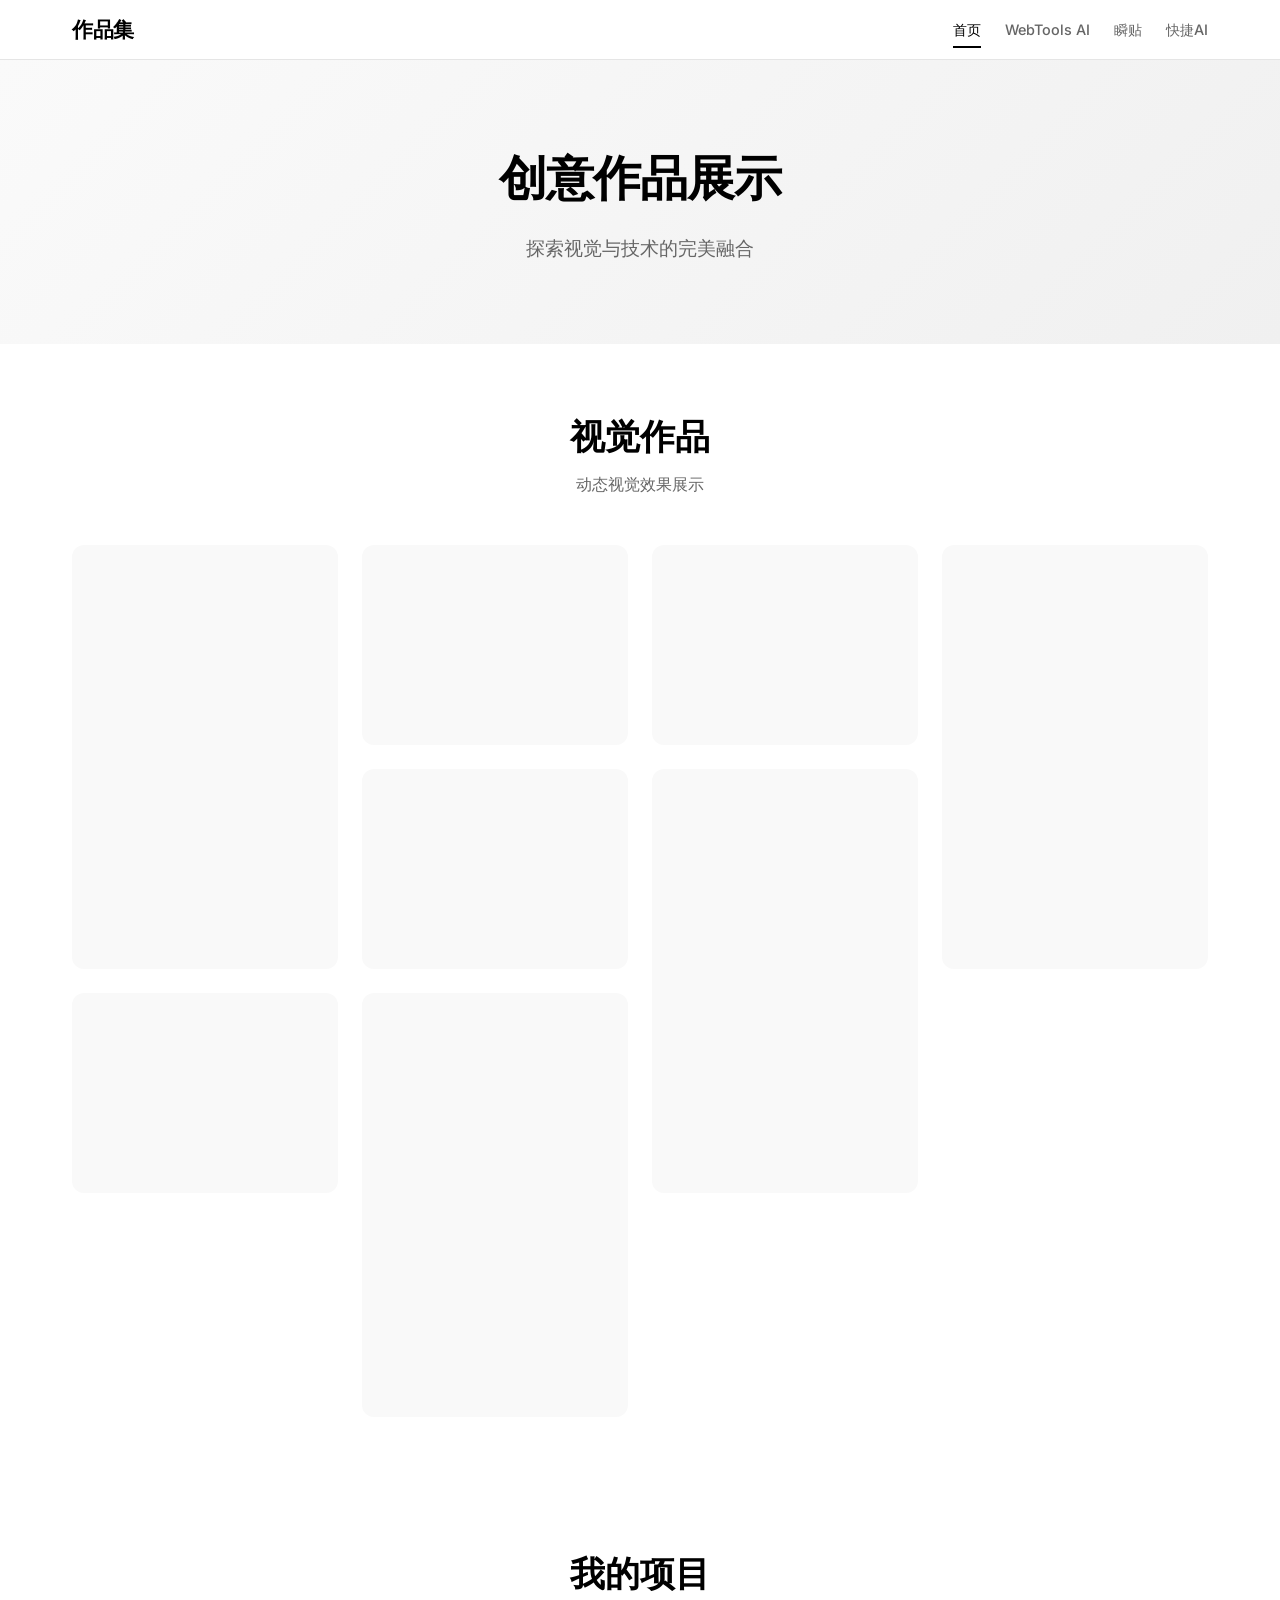
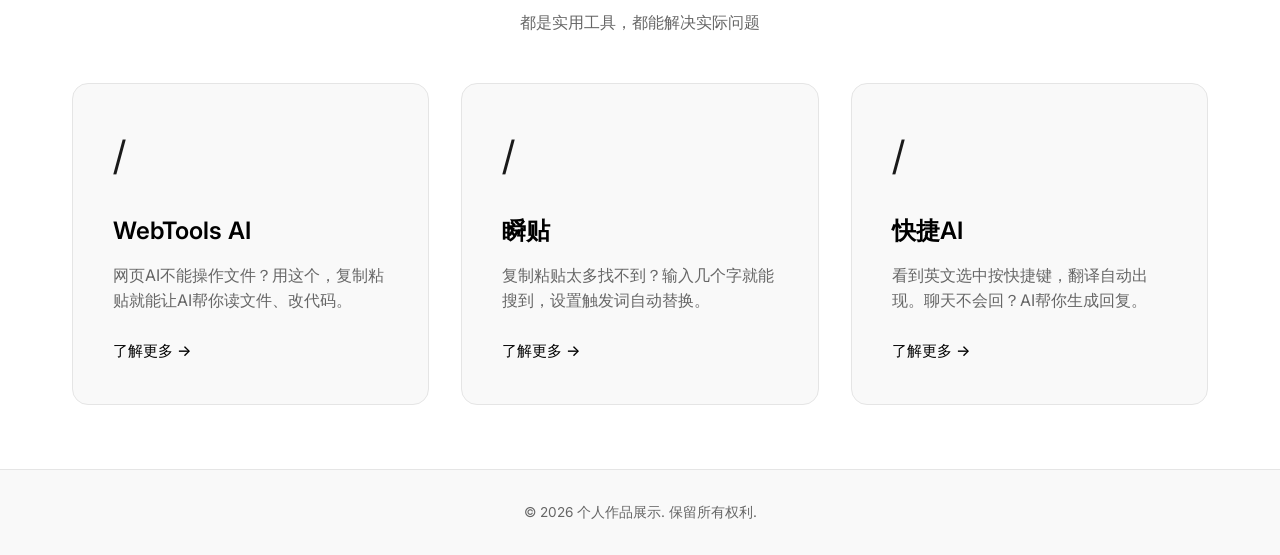
<file: index.html>
<!DOCTYPE html>
<html lang="zh-CN">
<head>
    <meta charset="UTF-8">
    <meta name="viewport" content="width=device-width, initial-scale=1.0">
    <title>个人作品展示</title>
    <link rel="stylesheet" href="styles.css">
    <link href="https://fonts.googleapis.com/css2?family=Inter:wght@300;400;500;600;700&display=swap" rel="stylesheet">
</head>
<body>
    <nav class="navbar">
        <div class="nav-container">
            <a href="index.html" class="nav-logo">作品集</a>
            <div class="nav-menu">
                <a href="index.html" class="nav-link active">首页</a>
                <a href="webtoolsai.html" class="nav-link">WebTools AI</a>
                <a href="shunqie.html" class="nav-link">瞬贴</a>
                <a href="kuaijie-ai.html" class="nav-link">快捷AI</a>
            </div>
            <div class="nav-toggle" id="mobile-menu">
                <span></span>
                <span></span>
                <span></span>
            </div>
        </div>
    </nav>

    <main class="main-content">
        <section class="hero-section">
            <div class="hero-content">
                <h1 class="hero-title">创意作品展示</h1>
                <p class="hero-subtitle">探索视觉与技术的完美融合</p>
            </div>
        </section>

        <section class="works-section">
            <div class="section-header">
                <h2>视觉作品</h2>
                <p>动态视觉效果展示</p>
            </div>
            
            <div class="works-grid">
                <div class="work-card">
                    <div class="video-container">
                        <video class="work-video" muted loop autoplay>
                            <source src="https://portfolio-1460494365.cos.ap-guangzhou.myqcloud.com/视觉作品/弹窗.mp4" type="video/mp4">
                        </video>
                    </div>
                    <div class="work-info">
                        <h3>弹窗效果</h3>
                        <p>动态弹窗交互设计</p>
                    </div>
                </div>

                <div class="work-card">
                    <div class="video-container">
                        <video class="work-video" muted loop autoplay>
                            <source src="https://portfolio-1460494365.cos.ap-guangzhou.myqcloud.com/视觉作品/粒子.mp4" type="video/mp4">
                        </video>
                    </div>
                    <div class="work-info">
                        <h3>粒子效果</h3>
                        <p>动态粒子动画系统</p>
                    </div>
                </div>

                <div class="work-card">
                    <div class="video-container">
                        <video class="work-video" muted loop autoplay>
                            <source src="https://portfolio-1460494365.cos.ap-guangzhou.myqcloud.com/视觉作品/粒子2.mp4" type="video/mp4">
                        </video>
                    </div>
                    <div class="work-info">
                        <h3>粒子效果 2</h3>
                        <p>高级粒子动画</p>
                    </div>
                </div>

                <div class="work-card">
                    <div class="video-container">
                        <video class="work-video" muted loop autoplay>
                            <source src="https://portfolio-1460494365.cos.ap-guangzhou.myqcloud.com/视觉作品/粒子3.mp4" type="video/mp4">
                        </video>
                    </div>
                    <div class="work-info">
                        <h3>粒子效果 3</h3>
                        <p>复杂粒子交互</p>
                    </div>
                </div>

                <div class="work-card">
                    <div class="video-container">
                        <video class="work-video" muted loop autoplay>
                            <source src="https://portfolio-1460494365.cos.ap-guangzhou.myqcloud.com/视觉作品/散布.mp4" type="video/mp4">
                        </video>
                    </div>
                    <div class="work-info">
                        <h3>散布效果</h3>
                        <p>元素散布动画</p>
                    </div>
                </div>

                <div class="work-card">
                    <div class="video-container">
                        <video class="work-video" muted loop autoplay>
                            <source src="https://portfolio-1460494365.cos.ap-guangzhou.myqcloud.com/视觉作品/闪电.mp4" type="video/mp4">
                        </video>
                    </div>
                    <div class="work-info">
                        <h3>闪电效果</h3>
                        <p>动态闪电特效</p>
                    </div>
                </div>

                <div class="work-card">
                    <div class="video-container">
                        <video class="work-video" muted loop autoplay>
                            <source src="https://portfolio-1460494365.cos.ap-guangzhou.myqcloud.com/视觉作品/消散.mp4" type="video/mp4">
                        </video>
                    </div>
                    <div class="work-info">
                        <h3>消散效果</h3>
                        <p>元素消散动画</p>
                    </div>
                </div>

                <div class="work-card">
                    <div class="video-container">
                        <video class="work-video" muted loop autoplay>
                            <source src="https://portfolio-1460494365.cos.ap-guangzhou.myqcloud.com/视觉作品/BedApple .mp4" type="video/mp4">
                        </video>
                    </div>
                    <div class="work-info">
                        <h3>BedApple</h3>
                        <p>创意视觉作品</p>
                    </div>
                </div>
            </div>
        </section>

        <section class="projects-section">
            <div class="section-header">
                <h2>我的项目</h2>
                <p>都是实用工具，都能解决实际问题</p>
            </div>
            
            <div class="projects-grid">
                <a href="webtoolsai.html" class="project-card">
                    <div class="project-icon">/</div>
                    <h3>WebTools AI</h3>
                    <p>网页AI不能操作文件？用这个，复制粘贴就能让AI帮你读文件、改代码。</p>
                    <span class="project-link">了解更多 →</span>
                </a>

                <a href="shunqie.html" class="project-card">
                    <div class="project-icon">/</div>
                    <h3>瞬贴</h3>
                    <p>复制粘贴太多找不到？输入几个字就能搜到，设置触发词自动替换。</p>
                    <span class="project-link">了解更多 →</span>
                </a>

                <a href="kuaijie-ai.html" class="project-card">
                    <div class="project-icon">/</div>
                    <h3>快捷AI</h3>
                    <p>看到英文选中按快捷键，翻译自动出现。聊天不会回？AI帮你生成回复。</p>
                    <span class="project-link">了解更多 →</span>
                </a>
            </div>
        </section>
    </main>

    <footer class="footer">
        <div class="footer-content">
            <p>&copy; 2026 个人作品展示. 保留所有权利.</p>
        </div>
    </footer>

    <script src="script.js"></script>
</body>
</html>
</file>
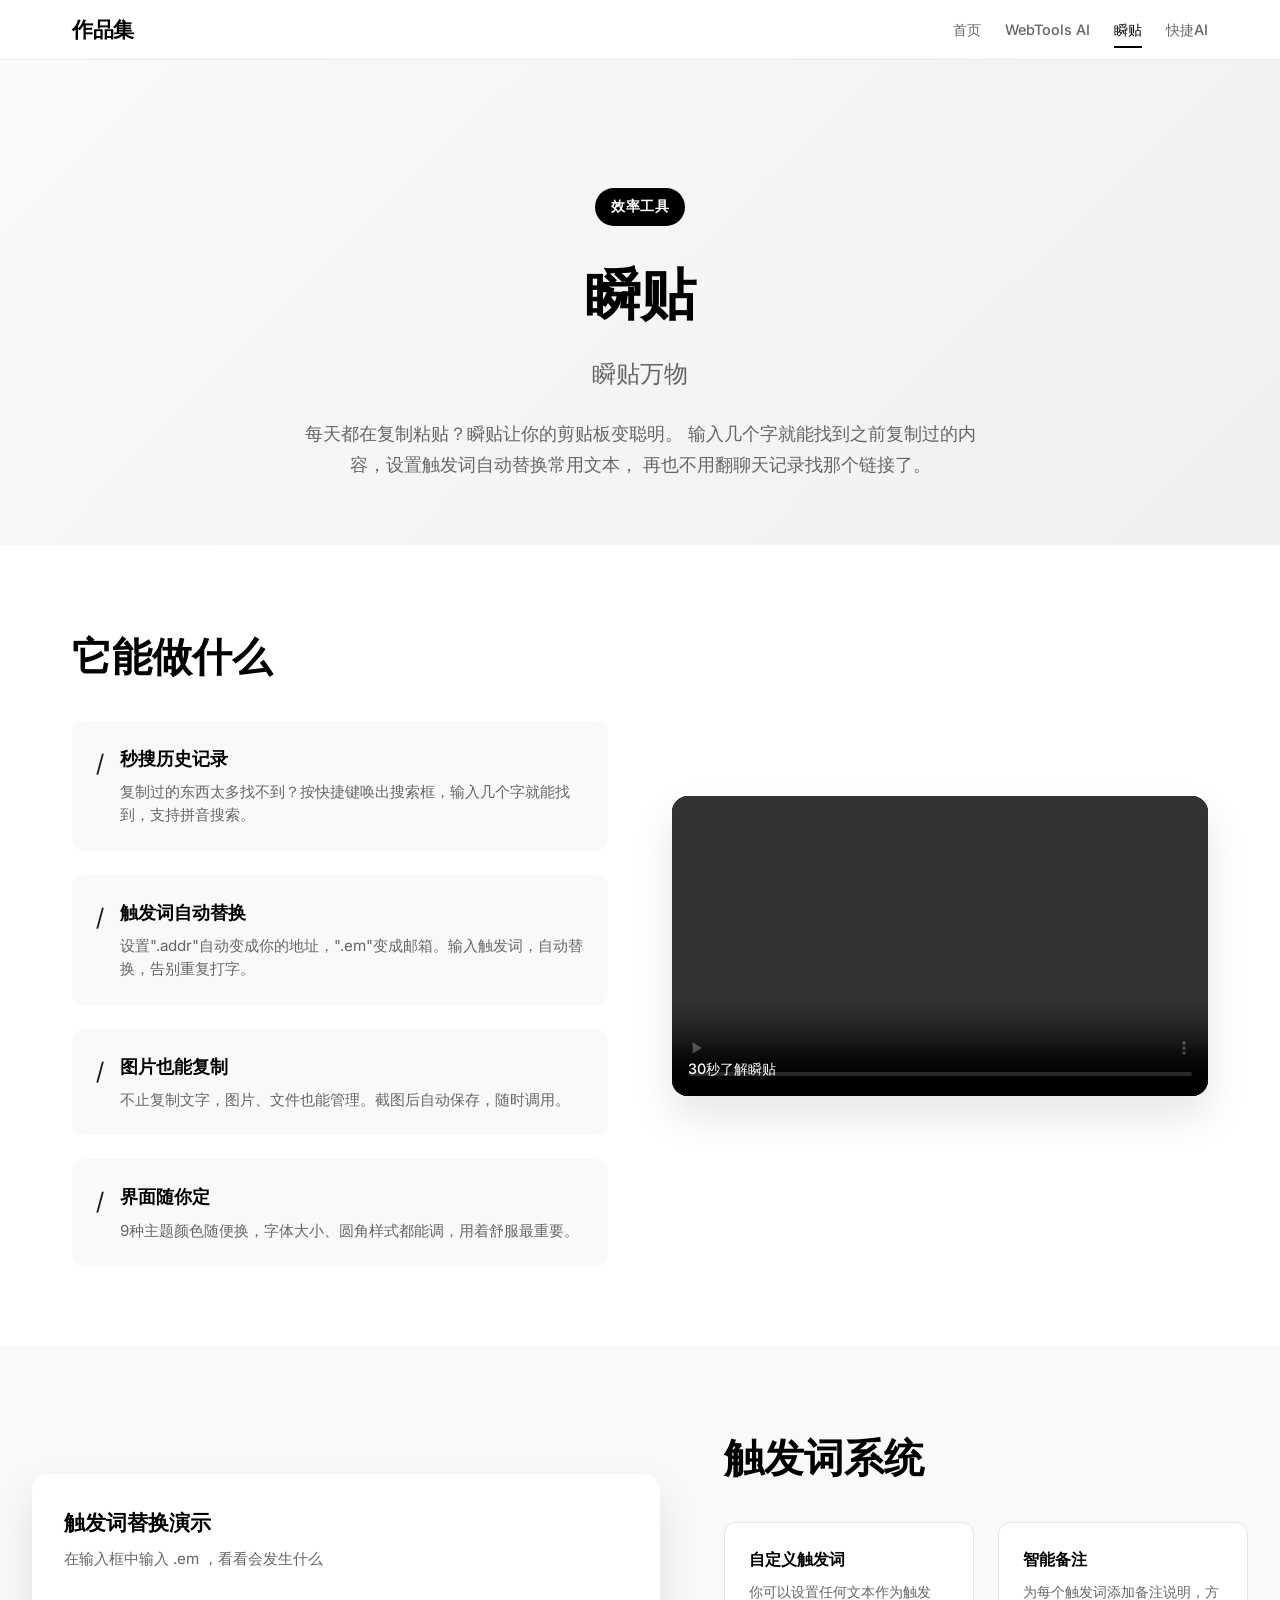
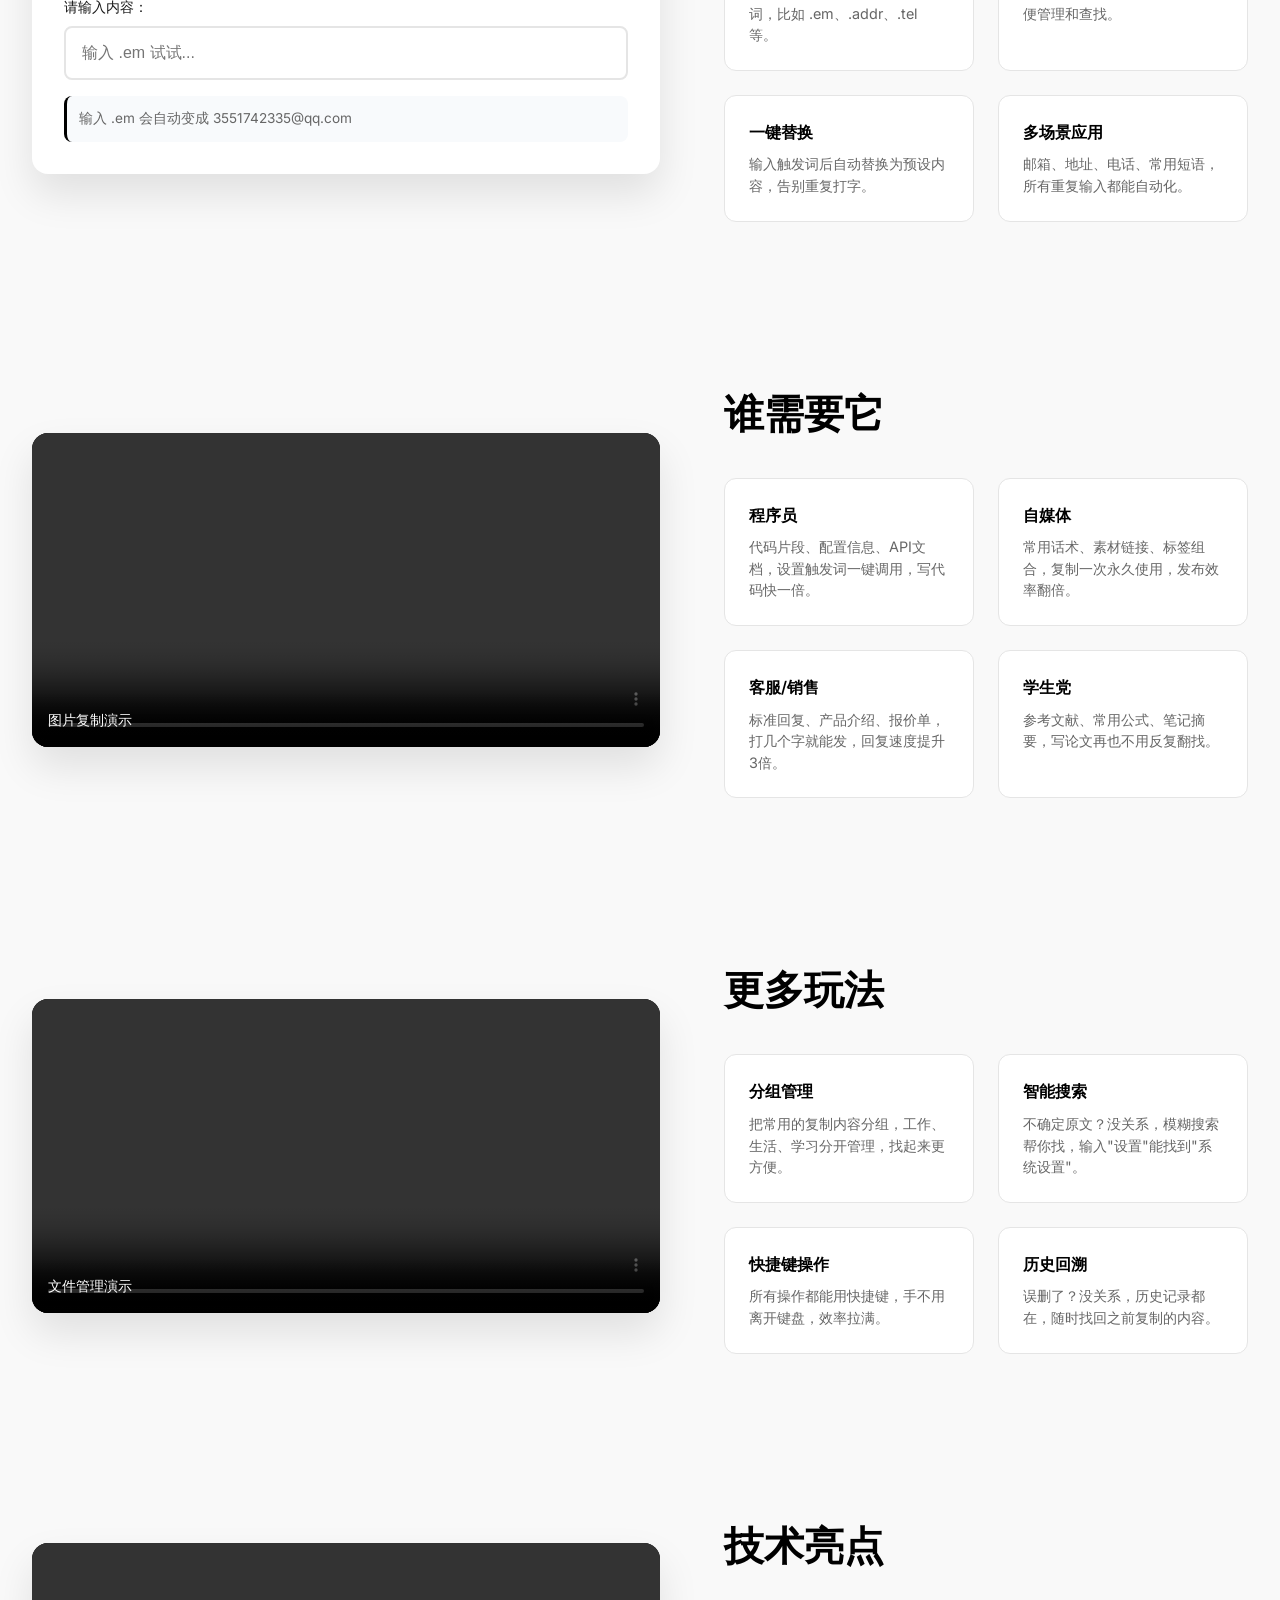
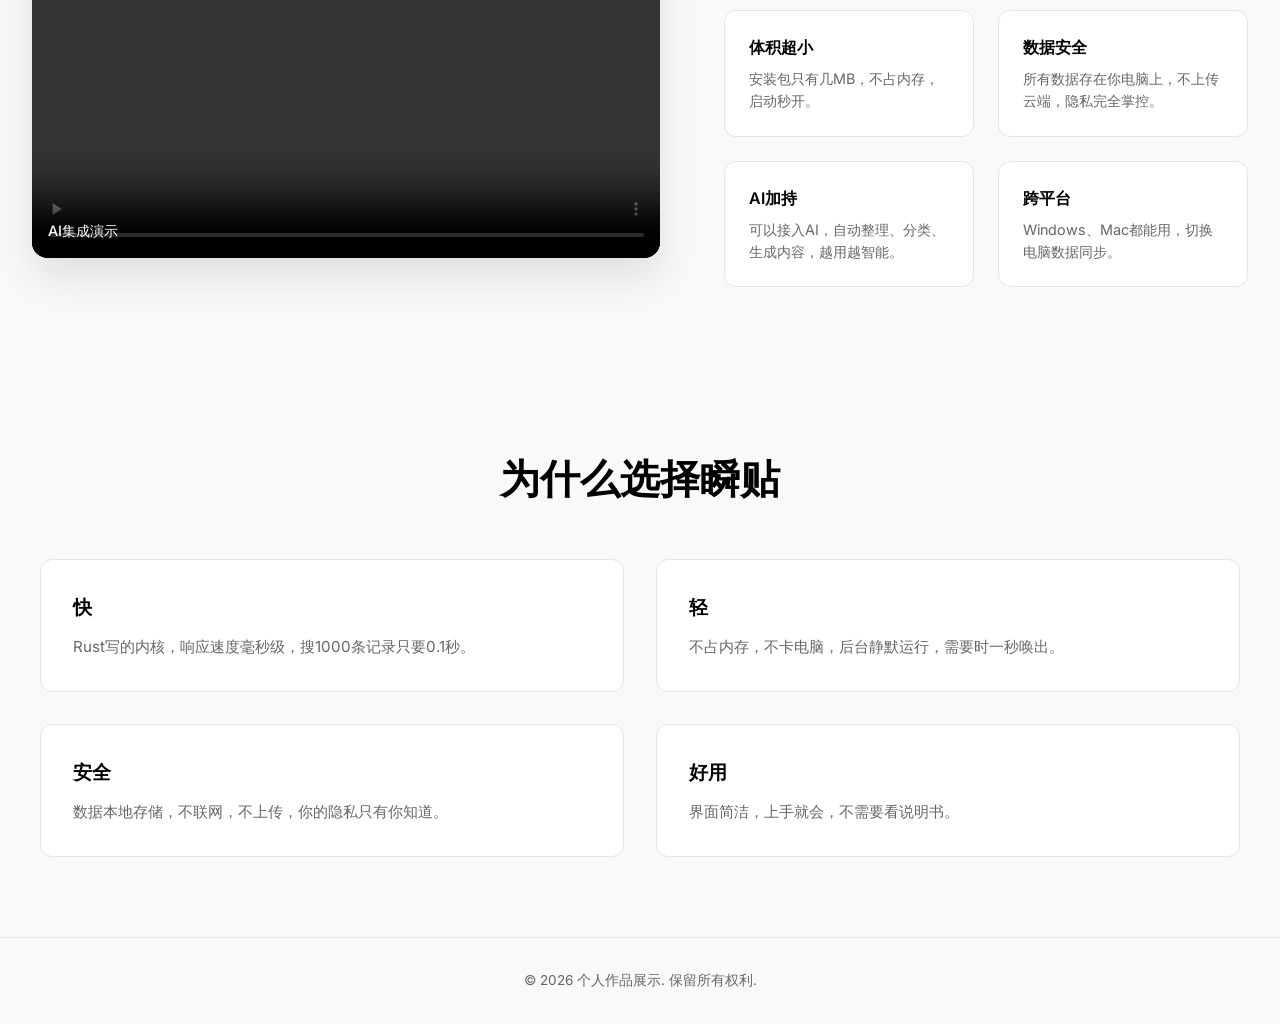
<file: shunqie.html>
<!DOCTYPE html>
<html lang="zh-CN">
<head>
    <meta charset="UTF-8">
    <meta name="viewport" content="width=device-width, initial-scale=1.0">
    <title>瞬贴 - 个人作品展示</title>
    <link rel="stylesheet" href="styles.css">
    <link href="https://fonts.googleapis.com/css2?family=Inter:wght@300;400;500;600;700&display=swap" rel="stylesheet">
</head>
<body>
    <nav class="navbar">
        <div class="nav-container">
            <a href="index.html" class="nav-logo">作品集</a>
            <div class="nav-menu">
                <a href="index.html" class="nav-link">首页</a>
                <a href="webtoolsai.html" class="nav-link">WebTools AI</a>
                <a href="shunqie.html" class="nav-link active">瞬贴</a>
                <a href="kuaijie-ai.html" class="nav-link">快捷AI</a>
            </div>
            <div class="nav-toggle" id="mobile-menu">
                <span></span>
                <span></span>
                <span></span>
            </div>
        </div>
    </nav>

    <main class="main-content">
        <section class="project-hero">
            <div class="project-hero-content">
                <div class="project-badge">效率工具</div>
                <h1 class="project-title">瞬贴</h1>
                <p class="project-subtitle">瞬贴万物</p>
                <p class="project-description">
                    每天都在复制粘贴？瞬贴让你的剪贴板变聪明。
                    输入几个字就能找到之前复制过的内容，设置触发词自动替换常用文本，
                    再也不用翻聊天记录找那个链接了。
                </p>
            </div>
        </section>

        <section class="features-section">
            <div class="features-container">
                <div class="feature-content">
                    <h2>它能做什么</h2>
                    <div class="feature-list">
                        <div class="feature-item">
                            <div class="feature-icon">/</div>
                            <div class="feature-text">
                                <h3>秒搜历史记录</h3>
                                <p>复制过的东西太多找不到？按快捷键唤出搜索框，输入几个字就能找到，支持拼音搜索。</p>
                            </div>
                        </div>
                        <div class="feature-item">
                            <div class="feature-icon">/</div>
                            <div class="feature-text">
                                <h3>触发词自动替换</h3>
                                <p>设置".addr"自动变成你的地址，".em"变成邮箱。输入触发词，自动替换，告别重复打字。</p>
                            </div>
                        </div>
                        <div class="feature-item">
                            <div class="feature-icon">/</div>
                            <div class="feature-text">
                                <h3>图片也能复制</h3>
                                <p>不止复制文字，图片、文件也能管理。截图后自动保存，随时调用。</p>
                            </div>
                        </div>
                        <div class="feature-item">
                            <div class="feature-icon">/</div>
                            <div class="feature-text">
                                <h3>界面随你定</h3>
                                <p>9种主题颜色随便换，字体大小、圆角样式都能调，用着舒服最重要。</p>
                            </div>
                        </div>
                    </div>
                </div>
                
                <div class="feature-video">
                    <div class="video-showcase">
                        <video class="showcase-video" controls>
                            <source src="https://portfolio-1460494365.cos.ap-guangzhou.myqcloud.com/瞬贴展示/开头.mp4" type="video/mp4">
                            您的浏览器不支持视频播放
                        </video>
                        <div class="video-caption">30秒了解瞬贴</div>
                    </div>
                </div>
            </div>
        </section>

        <section class="demo-section">
            <div class="demo-container">
                <div class="demo-video">
                    <div class="interactive-demo">
                        <div class="demo-header">
                            <h3>触发词替换演示</h3>
                            <p>在输入框中输入 .em ，看看会发生什么</p>
                        </div>
                        <div class="demo-input-area">
                            <label>请输入内容：</label>
                            <input type="text" id="trigger-demo" class="demo-input" placeholder="输入 .em 试试..." autocomplete="off">
                        </div>
                        <div class="demo-hint">
                            <p>输入 .em 会自动变成 3551742335@qq.com</p>
                        </div>
                    </div>
                </div>
                
                <div class="demo-content">
                    <h2>触发词系统</h2>
                    <div class="use-cases">
                        <div class="use-case">
                            <h4>自定义触发词</h4>
                            <p>你可以设置任何文本作为触发词，比如 .em、.addr、.tel 等。</p>
                        </div>
                        <div class="use-case">
                            <h4>智能备注</h4>
                            <p>为每个触发词添加备注说明，方便管理和查找。</p>
                        </div>
                        <div class="use-case">
                            <h4>一键替换</h4>
                            <p>输入触发词后自动替换为预设内容，告别重复打字。</p>
                        </div>
                        <div class="use-case">
                            <h4>多场景应用</h4>
                            <p>邮箱、地址、电话、常用短语，所有重复输入都能自动化。</p>
                        </div>
                    </div>
                </div>
            </div>
        </section>

        <section class="demo-section">
            <div class="demo-container">
                <div class="demo-video">
                    <div class="video-showcase">
                        <video class="showcase-video" controls>
                            <source src="https://portfolio-1460494365.cos.ap-guangzhou.myqcloud.com/瞬贴展示/贴图片.mp4" type="video/mp4">
                            您的浏览器不支持视频播放
                        </video>
                        <div class="video-caption">图片复制演示</div>
                    </div>
                </div>
                
                <div class="demo-content">
                    <h2>谁需要它</h2>
                    <div class="use-cases">
                        <div class="use-case">
                            <h4>程序员</h4>
                            <p>代码片段、配置信息、API文档，设置触发词一键调用，写代码快一倍。</p>
                        </div>
                        <div class="use-case">
                            <h4>自媒体</h4>
                            <p>常用话术、素材链接、标签组合，复制一次永久使用，发布效率翻倍。</p>
                        </div>
                        <div class="use-case">
                            <h4>客服/销售</h4>
                            <p>标准回复、产品介绍、报价单，打几个字就能发，回复速度提升3倍。</p>
                        </div>
                        <div class="use-case">
                            <h4>学生党</h4>
                            <p>参考文献、常用公式、笔记摘要，写论文再也不用反复翻找。</p>
                        </div>
                    </div>
                </div>
            </div>
        </section>

        <section class="demo-section">
            <div class="demo-container">
                <div class="demo-video">
                    <div class="video-showcase">
                        <video class="showcase-video" controls>
                            <source src="https://portfolio-1460494365.cos.ap-guangzhou.myqcloud.com/瞬贴展示/贴文件.mp4" type="video/mp4">
                            您的浏览器不支持视频播放
                        </video>
                        <div class="video-caption">文件管理演示</div>
                    </div>
                </div>
                
                <div class="demo-content">
                    <h2>更多玩法</h2>
                    <div class="use-cases">
                        <div class="use-case">
                            <h4>分组管理</h4>
                            <p>把常用的复制内容分组，工作、生活、学习分开管理，找起来更方便。</p>
                        </div>
                        <div class="use-case">
                            <h4>智能搜索</h4>
                            <p>不确定原文？没关系，模糊搜索帮你找，输入"设置"能找到"系统设置"。</p>
                        </div>
                        <div class="use-case">
                            <h4>快捷键操作</h4>
                            <p>所有操作都能用快捷键，手不用离开键盘，效率拉满。</p>
                        </div>
                        <div class="use-case">
                            <h4>历史回溯</h4>
                            <p>误删了？没关系，历史记录都在，随时找回之前复制的内容。</p>
                        </div>
                    </div>
                </div>
            </div>
        </section>

        <section class="demo-section">
            <div class="demo-container">
                <div class="demo-video">
                    <div class="video-showcase">
                        <video class="showcase-video" controls>
                            <source src="https://portfolio-1460494365.cos.ap-guangzhou.myqcloud.com/瞬贴展示/Deepsek贴.mp4" type="video/mp4">
                            您的浏览器不支持视频播放
                        </video>
                        <div class="video-caption">AI集成演示</div>
                    </div>
                </div>
                
                <div class="demo-content">
                    <h2>技术亮点</h2>
                    <div class="use-cases">
                        <div class="use-case">
                            <h4>体积超小</h4>
                            <p>安装包只有几MB，不占内存，启动秒开。</p>
                        </div>
                        <div class="use-case">
                            <h4>数据安全</h4>
                            <p>所有数据存在你电脑上，不上传云端，隐私完全掌控。</p>
                        </div>
                        <div class="use-case">
                            <h4>AI加持</h4>
                            <p>可以接入AI，自动整理、分类、生成内容，越用越智能。</p>
                        </div>
                        <div class="use-case">
                            <h4>跨平台</h4>
                            <p>Windows、Mac都能用，切换电脑数据同步。</p>
                        </div>
                    </div>
                </div>
            </div>
        </section>

        <section class="tech-section">
            <div class="tech-container">
                <h2>为什么选择瞬贴</h2>
                <div class="tech-grid">
                    <div class="tech-card">
                        <h4>快</h4>
                        <p>Rust写的内核，响应速度毫秒级，搜1000条记录只要0.1秒。</p>
                    </div>
                    <div class="tech-card">
                        <h4>轻</h4>
                        <p>不占内存，不卡电脑，后台静默运行，需要时一秒唤出。</p>
                    </div>
                    <div class="tech-card">
                        <h4>安全</h4>
                        <p>数据本地存储，不联网，不上传，你的隐私只有你知道。</p>
                    </div>
                    <div class="tech-card">
                        <h4>好用</h4>
                        <p>界面简洁，上手就会，不需要看说明书。</p>
                    </div>
                </div>
            </div>
        </section>
    </main>

    <footer class="footer">
        <div class="footer-content">
            <p>&copy; 2026 个人作品展示. 保留所有权利.</p>
        </div>
    </footer>

    <script src="script.js"></script>
</body>
</html>
</file>
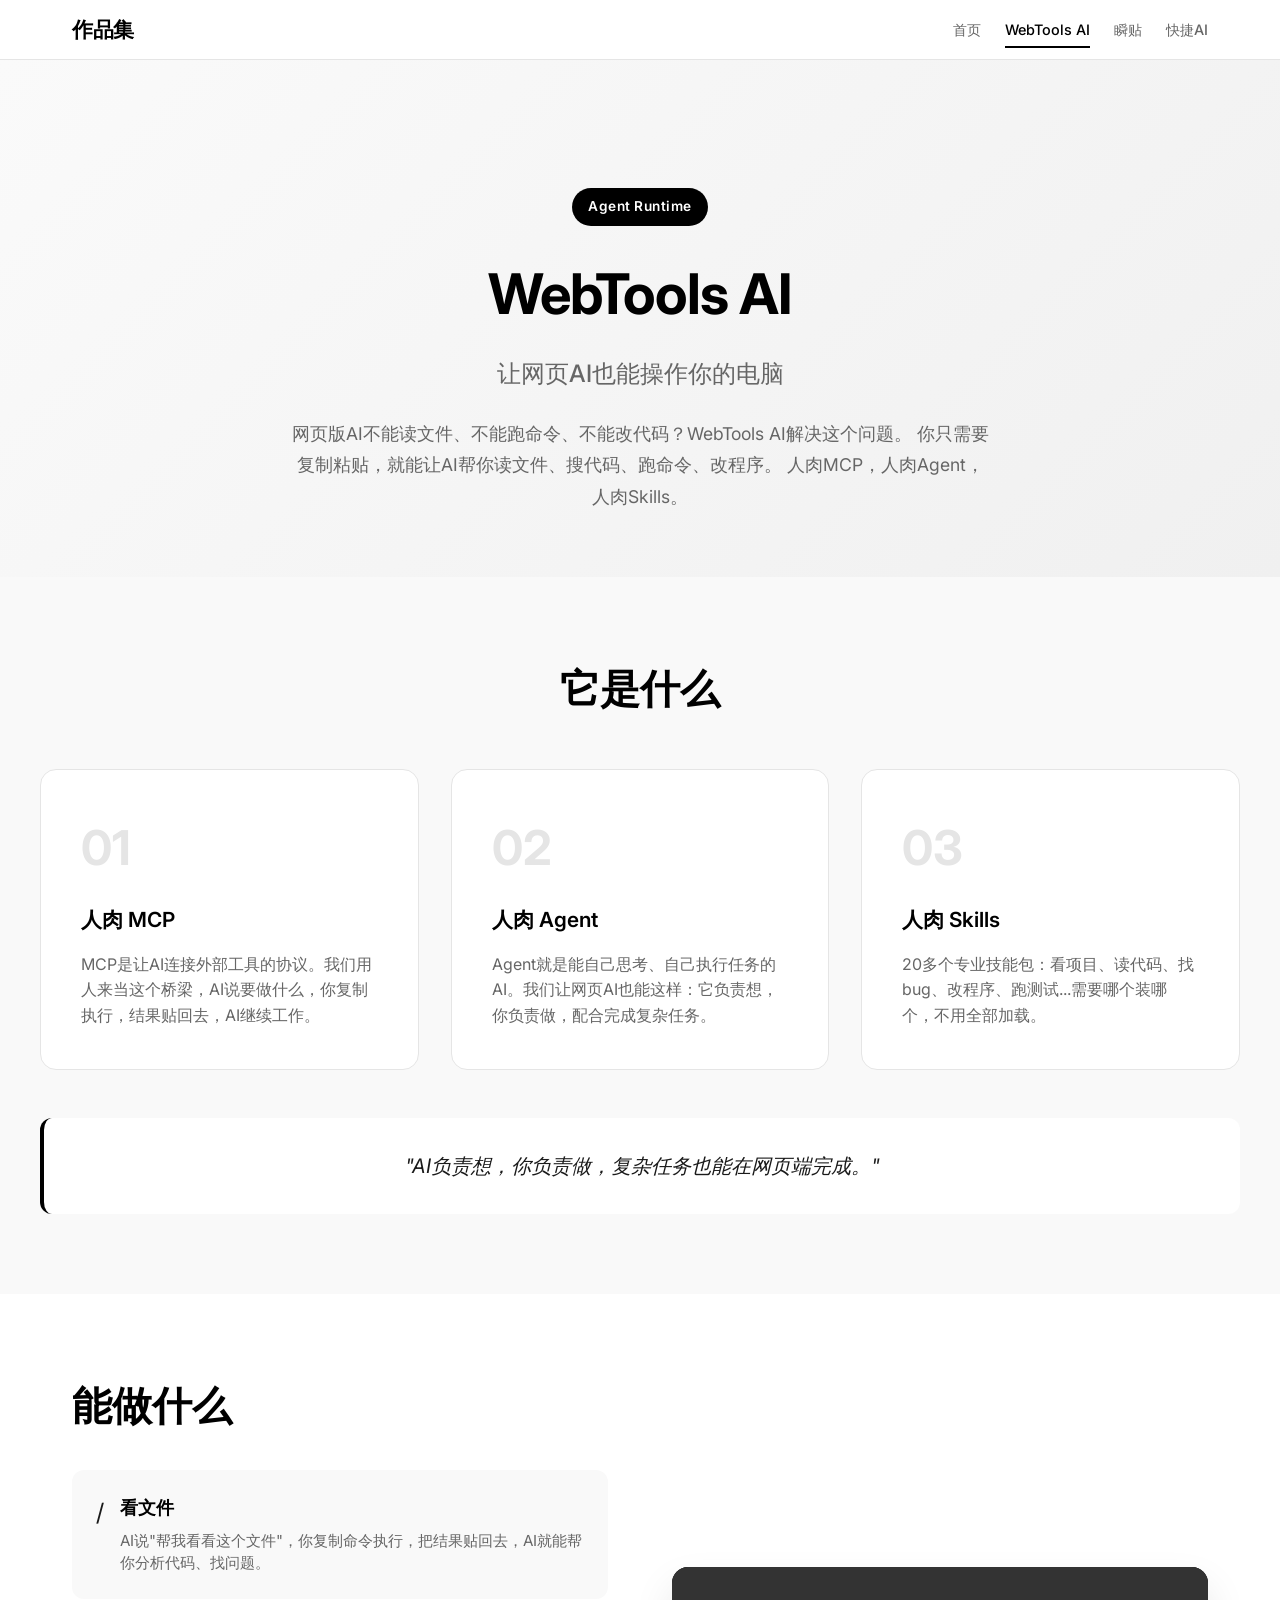
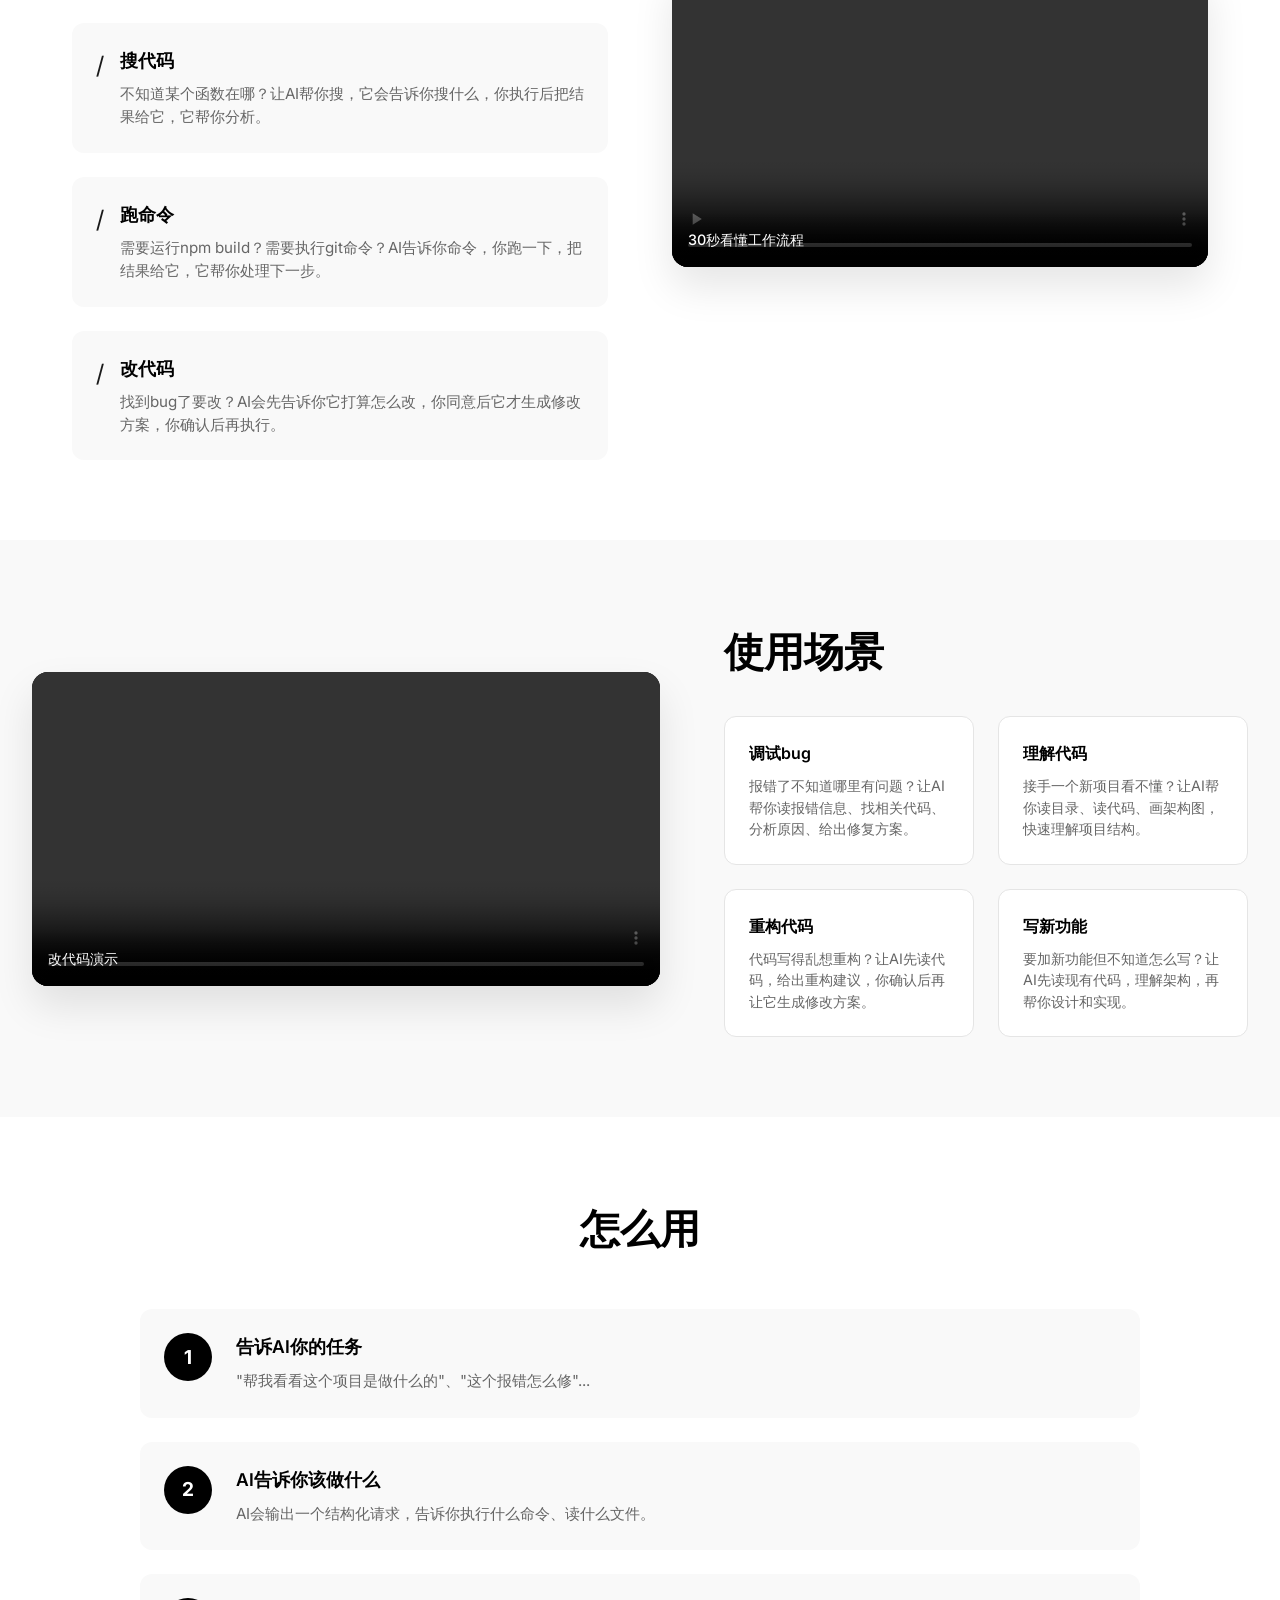
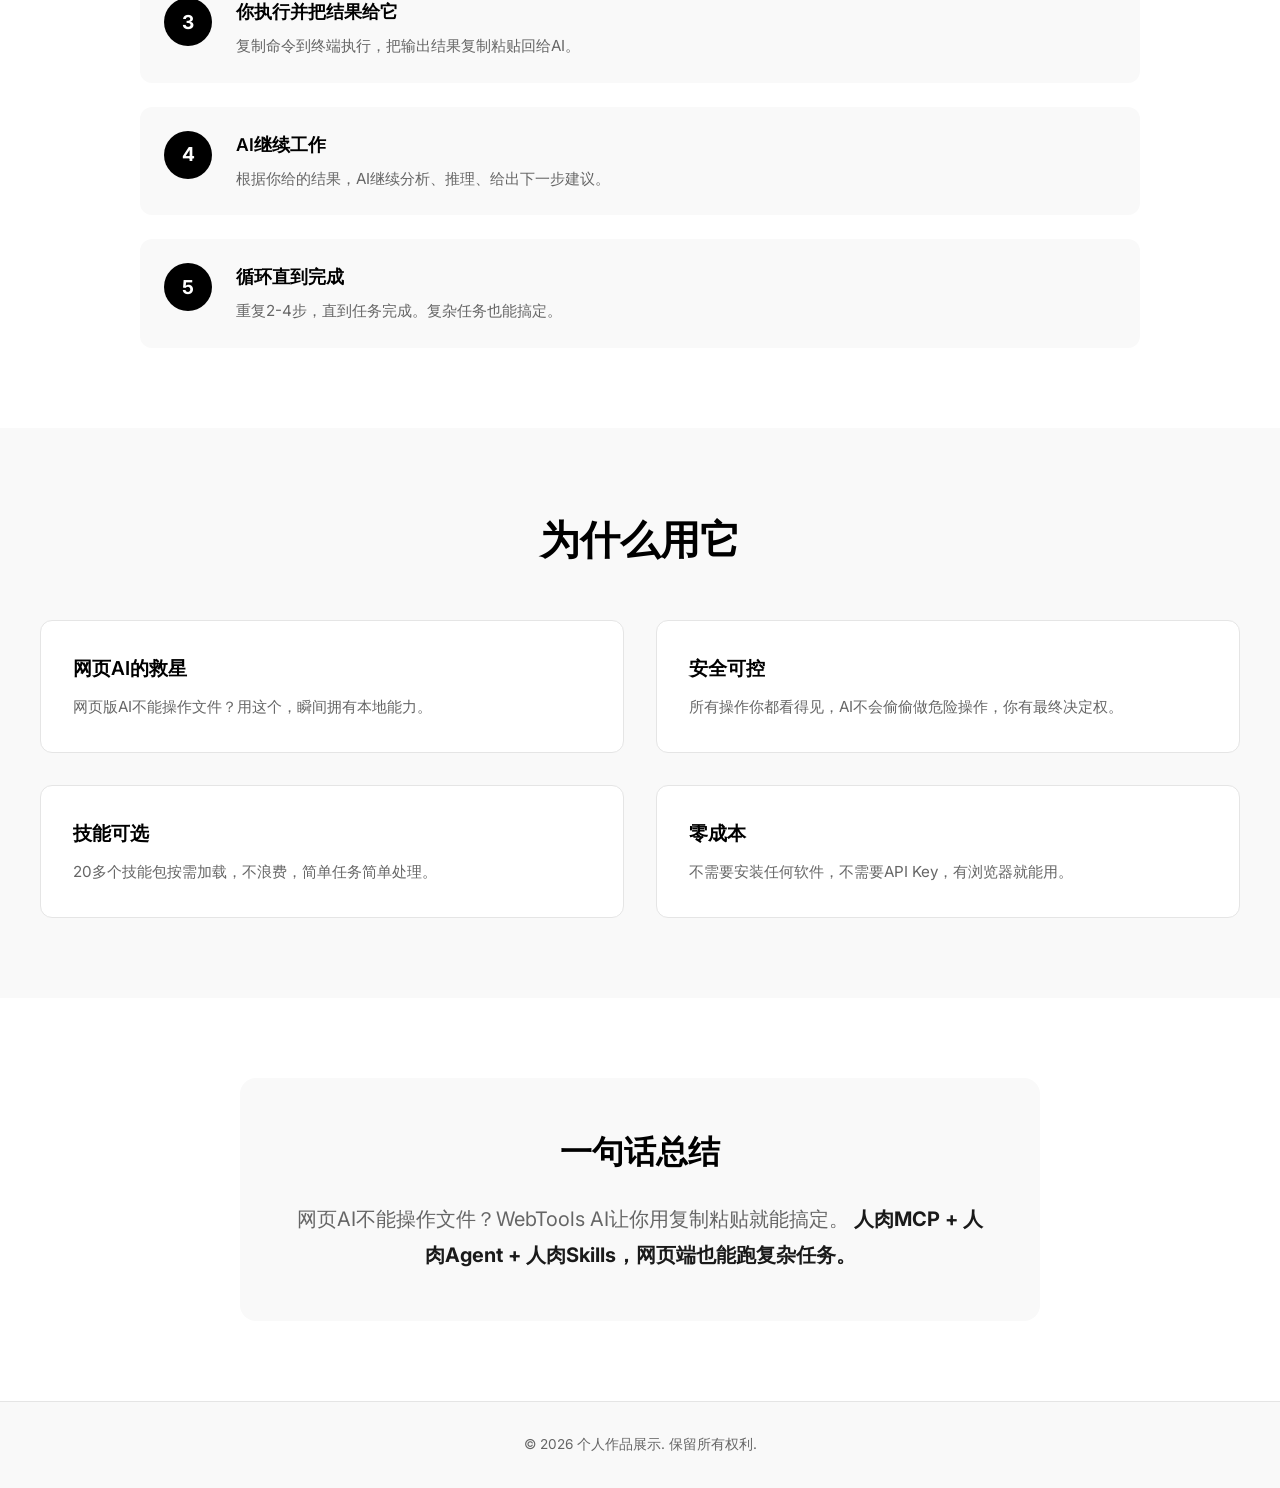
<file: webtoolsai.html>
<!DOCTYPE html>
<html lang="zh-CN">
<head>
    <meta charset="UTF-8">
    <meta name="viewport" content="width=device-width, initial-scale=1.0">
    <title>WebTools AI - 个人作品展示</title>
    <link rel="stylesheet" href="styles.css">
    <link href="https://fonts.googleapis.com/css2?family=Inter:wght@300;400;500;600;700&display=swap" rel="stylesheet">
</head>
<body>
    <nav class="navbar">
        <div class="nav-container">
            <a href="index.html" class="nav-logo">作品集</a>
            <div class="nav-menu">
                <a href="index.html" class="nav-link">首页</a>
                <a href="webtoolsai.html" class="nav-link active">WebTools AI</a>
                <a href="shunqie.html" class="nav-link">瞬贴</a>
                <a href="kuaijie-ai.html" class="nav-link">快捷AI</a>
            </div>
            <div class="nav-toggle" id="mobile-menu">
                <span></span>
                <span></span>
                <span></span>
            </div>
        </div>
    </nav>

    <main class="main-content">
        <section class="project-hero">
            <div class="project-hero-content">
                <div class="project-badge">Agent Runtime</div>
                <h1 class="project-title">WebTools AI</h1>
                <p class="project-subtitle">让网页AI也能操作你的电脑</p>
                <p class="project-description">
                    网页版AI不能读文件、不能跑命令、不能改代码？WebTools AI解决这个问题。
                    你只需要复制粘贴，就能让AI帮你读文件、搜代码、跑命令、改程序。
                    人肉MCP，人肉Agent，人肉Skills。
                </p>
            </div>
        </section>

        <section class="philosophy-section">
            <div class="philosophy-container">
                <h2>它是什么</h2>
                <div class="philosophy-grid">
                    <div class="philosophy-card">
                        <div class="philosophy-number">01</div>
                        <h3>人肉 MCP</h3>
                        <p>MCP是让AI连接外部工具的协议。我们用人来当这个桥梁，AI说要做什么，你复制执行，结果贴回去，AI继续工作。</p>
                    </div>
                    <div class="philosophy-card">
                        <div class="philosophy-number">02</div>
                        <h3>人肉 Agent</h3>
                        <p>Agent就是能自己思考、自己执行任务的AI。我们让网页AI也能这样：它负责想，你负责做，配合完成复杂任务。</p>
                    </div>
                    <div class="philosophy-card">
                        <div class="philosophy-number">03</div>
                        <h3>人肉 Skills</h3>
                        <p>20多个专业技能包：看项目、读代码、找bug、改程序、跑测试...需要哪个装哪个，不用全部加载。</p>
                    </div>
                </div>
                <div class="philosophy-quote">
                    <p>"AI负责想，你负责做，复杂任务也能在网页端完成。"</p>
                </div>
            </div>
        </section>

        <section class="features-section">
            <div class="features-container">
                <div class="feature-content">
                    <h2>能做什么</h2>
                    <div class="feature-list">
                        <div class="feature-item">
                            <div class="feature-icon">/</div>
                            <div class="feature-text">
                                <h3>看文件</h3>
                                <p>AI说"帮我看看这个文件"，你复制命令执行，把结果贴回去，AI就能帮你分析代码、找问题。</p>
                            </div>
                        </div>
                        <div class="feature-item">
                            <div class="feature-icon">/</div>
                            <div class="feature-text">
                                <h3>搜代码</h3>
                                <p>不知道某个函数在哪？让AI帮你搜，它会告诉你搜什么，你执行后把结果给它，它帮你分析。</p>
                            </div>
                        </div>
                        <div class="feature-item">
                            <div class="feature-icon">/</div>
                            <div class="feature-text">
                                <h3>跑命令</h3>
                                <p>需要运行npm build？需要执行git命令？AI告诉你命令，你跑一下，把结果给它，它帮你处理下一步。</p>
                            </div>
                        </div>
                        <div class="feature-item">
                            <div class="feature-icon">/</div>
                            <div class="feature-text">
                                <h3>改代码</h3>
                                <p>找到bug了要改？AI会先告诉你它打算怎么改，你同意后它才生成修改方案，你确认后再执行。</p>
                            </div>
                        </div>
                    </div>
                </div>
                
                <div class="feature-video">
                    <div class="video-showcase">
                        <video class="showcase-video" controls>
                            <source src="https://portfolio-1460494365.cos.ap-guangzhou.myqcloud.com/webToolsAI/访问文件.mp4" type="video/mp4">
                            您的浏览器不支持视频播放
                        </video>
                        <div class="video-caption">30秒看懂工作流程</div>
                    </div>
                </div>
            </div>
        </section>

        <section class="demo-section">
            <div class="demo-container">
                <div class="demo-video">
                    <div class="video-showcase">
                        <video class="showcase-video" controls>
                            <source src="https://portfolio-1460494365.cos.ap-guangzhou.myqcloud.com/webToolsAI/写层序.mp4" type="video/mp4">
                            您的浏览器不支持视频播放
                        </video>
                        <div class="video-caption">改代码演示</div>
                    </div>
                </div>
                
                <div class="demo-content">
                    <h2>使用场景</h2>
                    <div class="use-cases">
                        <div class="use-case">
                            <h4>调试bug</h4>
                            <p>报错了不知道哪里有问题？让AI帮你读报错信息、找相关代码、分析原因、给出修复方案。</p>
                        </div>
                        <div class="use-case">
                            <h4>理解代码</h4>
                            <p>接手一个新项目看不懂？让AI帮你读目录、读代码、画架构图，快速理解项目结构。</p>
                        </div>
                        <div class="use-case">
                            <h4>重构代码</h4>
                            <p>代码写得乱想重构？让AI先读代码，给出重构建议，你确认后再让它生成修改方案。</p>
                        </div>
                        <div class="use-case">
                            <h4>写新功能</h4>
                            <p>要加新功能但不知道怎么写？让AI先读现有代码，理解架构，再帮你设计和实现。</p>
                        </div>
                    </div>
                </div>
            </div>
        </section>

        <section class="workflow-section">
            <div class="workflow-container">
                <h2>怎么用</h2>
                <div class="workflow-steps">
                    <div class="workflow-step">
                        <div class="step-number">1</div>
                        <div class="step-content">
                            <h4>告诉AI你的任务</h4>
                            <p>"帮我看看这个项目是做什么的"、"这个报错怎么修"...</p>
                        </div>
                    </div>
                    <div class="workflow-step">
                        <div class="step-number">2</div>
                        <div class="step-content">
                            <h4>AI告诉你该做什么</h4>
                            <p>AI会输出一个结构化请求，告诉你执行什么命令、读什么文件。</p>
                        </div>
                    </div>
                    <div class="workflow-step">
                        <div class="step-number">3</div>
                        <div class="step-content">
                            <h4>你执行并把结果给它</h4>
                            <p>复制命令到终端执行，把输出结果复制粘贴回给AI。</p>
                        </div>
                    </div>
                    <div class="workflow-step">
                        <div class="step-number">4</div>
                        <div class="step-content">
                            <h4>AI继续工作</h4>
                            <p>根据你给的结果，AI继续分析、推理、给出下一步建议。</p>
                        </div>
                    </div>
                    <div class="workflow-step">
                        <div class="step-number">5</div>
                        <div class="step-content">
                            <h4>循环直到完成</h4>
                            <p>重复2-4步，直到任务完成。复杂任务也能搞定。</p>
                        </div>
                    </div>
                </div>
            </div>
        </section>

        <section class="tech-section">
            <div class="tech-container">
                <h2>为什么用它</h2>
                <div class="tech-grid">
                    <div class="tech-card">
                        <h4>网页AI的救星</h4>
                        <p>网页版AI不能操作文件？用这个，瞬间拥有本地能力。</p>
                    </div>
                    <div class="tech-card">
                        <h4>安全可控</h4>
                        <p>所有操作你都看得见，AI不会偷偷做危险操作，你有最终决定权。</p>
                    </div>
                    <div class="tech-card">
                        <h4>技能可选</h4>
                        <p>20多个技能包按需加载，不浪费，简单任务简单处理。</p>
                    </div>
                    <div class="tech-card">
                        <h4>零成本</h4>
                        <p>不需要安装任何软件，不需要API Key，有浏览器就能用。</p>
                    </div>
                </div>
            </div>
        </section>

        <section class="summary-section">
            <div class="summary-container">
                <div class="summary-content">
                    <h2>一句话总结</h2>
                    <p class="summary-text">
                        网页AI不能操作文件？WebTools AI让你用复制粘贴就能搞定。
                        <strong>人肉MCP + 人肉Agent + 人肉Skills，网页端也能跑复杂任务。</strong>
                    </p>
                </div>
            </div>
        </section>
    </main>

    <footer class="footer">
        <div class="footer-content">
            <p>&copy; 2026 个人作品展示. 保留所有权利.</p>
        </div>
    </footer>

    <script src="script.js"></script>
</body>
</html>
</file>
<file: styles.css>
* {
    margin: 0;
    padding: 0;
    box-sizing: border-box;
}

:root {
    --primary-color: #000000;
    --secondary-color: #333333;
    --accent-color: #666666;
    --bg-color: #ffffff;
    --text-color: #1a1a1a;
    --text-secondary: #666666;
    --border-color: #e5e5e5;
    --card-bg: #f9f9f9;
    --hover-bg: #f0f0f0;
}

body {
    font-family: 'Inter', -apple-system, BlinkMacSystemFont, 'Segoe UI', Roboto, sans-serif;
    background-color: var(--bg-color);
    color: var(--text-color);
    line-height: 1.6;
}

/* Navigation */
.navbar {
    position: fixed;
    top: 0;
    left: 0;
    right: 0;
    background: rgba(255, 255, 255, 0.98);
    backdrop-filter: blur(10px);
    border-bottom: 1px solid var(--border-color);
    z-index: 1000;
    padding: 0.8rem 0;
}

.nav-container {
    max-width: 1200px;
    margin: 0 auto;
    padding: 0 2rem;
    display: flex;
    justify-content: space-between;
    align-items: center;
}

.nav-logo {
    font-size: 1.3rem;
    font-weight: 700;
    color: var(--primary-color);
    text-decoration: none;
    letter-spacing: -0.5px;
}

.nav-menu {
    display: flex;
    gap: 1.5rem;
}

.nav-link {
    text-decoration: none;
    color: var(--text-secondary);
    font-weight: 500;
    font-size: 0.9rem;
    transition: color 0.3s ease;
    position: relative;
    padding: 0.3rem 0;
}

.nav-link:hover,
.nav-link.active {
    color: var(--primary-color);
}

.nav-link.active::after {
    content: '';
    position: absolute;
    bottom: -2px;
    left: 0;
    right: 0;
    height: 2px;
    background: var(--primary-color);
}

.nav-toggle {
    display: none;
    flex-direction: column;
    gap: 5px;
    cursor: pointer;
    padding: 5px;
}

.nav-toggle span {
    width: 22px;
    height: 2px;
    background: var(--primary-color);
    transition: all 0.3s ease;
}

@media (max-width: 768px) {
    .nav-container {
        padding: 0 1rem;
    }
    
    .nav-logo {
        font-size: 1.2rem;
    }
    
    .nav-menu {
        display: none;
        position: absolute;
        top: 100%;
        left: 0;
        right: 0;
        background: white;
        flex-direction: column;
        padding: 0.5rem 1rem;
        border-bottom: 1px solid var(--border-color);
        box-shadow: 0 10px 30px rgba(0, 0, 0, 0.1);
    }
    
    .nav-menu.active {
        display: flex;
    }
    
    .nav-toggle {
        display: flex;
    }
    
    .nav-link {
        padding: 0.8rem 0;
        font-size: 1rem;
    }
}

/* Main Content */
.main-content {
    padding-top: 60px;
}

/* Hero Section */
.hero-section {
    padding: 5rem 2rem;
    text-align: center;
    background: linear-gradient(135deg, #fafafa 0%, #f0f0f0 100%);
}

.hero-title {
    font-size: 3rem;
    font-weight: 700;
    margin-bottom: 1rem;
    letter-spacing: -1px;
    color: var(--primary-color);
}

.hero-subtitle {
    font-size: 1.2rem;
    color: var(--text-secondary);
    font-weight: 400;
}

/* Sections */
.works-section,
.projects-section {
    padding: 4rem 2rem;
    max-width: 1200px;
    margin: 0 auto;
}

.section-header {
    text-align: center;
    margin-bottom: 3rem;
}

.section-header h2 {
    font-size: 2.2rem;
    font-weight: 700;
    margin-bottom: 0.5rem;
    color: var(--primary-color);
}

.section-header p {
    color: var(--text-secondary);
    font-size: 1rem;
}

/* Works Grid - Staggered Layout */
.works-grid {
    display: grid;
    grid-template-columns: repeat(4, 1fr);
    gap: 1.5rem;
    grid-auto-rows: 200px;
}

.work-card {
    position: relative;
    border-radius: 12px;
    overflow: hidden;
    background: var(--card-bg);
    transition: transform 0.3s ease, box-shadow 0.3s ease;
}

.work-card:hover {
    transform: translateY(-5px);
    box-shadow: 0 20px 40px rgba(0, 0, 0, 0.1);
}

.work-card:nth-child(1) { grid-row: span 2; }
.work-card:nth-child(4) { grid-row: span 2; }
.work-card:nth-child(6) { grid-row: span 2; }
.work-card:nth-child(8) { grid-row: span 2; }

.video-container {
    width: 100%;
    height: 100%;
    position: relative;
}

.work-video {
    width: 100%;
    height: 100%;
    object-fit: cover;
}

.work-info {
    position: absolute;
    bottom: 0;
    left: 0;
    right: 0;
    padding: 1.5rem;
    background: linear-gradient(transparent, rgba(0, 0, 0, 0.8));
    color: white;
    transform: translateY(100%);
    transition: transform 0.3s ease;
}

.work-card:hover .work-info {
    transform: translateY(0);
}

.work-info h3 {
    font-size: 1.1rem;
    font-weight: 600;
    margin-bottom: 0.25rem;
}

.work-info p {
    font-size: 0.85rem;
    opacity: 0.9;
}

/* Projects Grid */
.projects-grid {
    display: grid;
    grid-template-columns: repeat(3, 1fr);
    gap: 2rem;
}

.project-card {
    padding: 2.5rem;
    background: var(--card-bg);
    border-radius: 16px;
    text-decoration: none;
    color: inherit;
    transition: all 0.3s ease;
    border: 1px solid var(--border-color);
}

.project-card:hover {
    transform: translateY(-8px);
    box-shadow: 0 25px 50px rgba(0, 0, 0, 0.1);
    border-color: var(--primary-color);
}

.project-icon {
    font-size: 2.5rem;
    margin-bottom: 1.5rem;
}

.project-card h3 {
    font-size: 1.5rem;
    font-weight: 600;
    margin-bottom: 0.75rem;
    color: var(--primary-color);
}

.project-card p {
    color: var(--text-secondary);
    margin-bottom: 1.5rem;
    line-height: 1.6;
}

.project-link {
    color: var(--primary-color);
    font-weight: 500;
    font-size: 0.95rem;
}

/* Footer */
.footer {
    padding: 2rem 1.5rem;
    border-top: 1px solid var(--border-color);
    text-align: center;
    background: var(--card-bg);
}

.footer-content p {
    color: var(--text-secondary);
    font-size: 0.85rem;
}

/* Responsive Design */
@media (max-width: 1024px) {
    .works-grid {
        grid-template-columns: repeat(3, 1fr);
    }
    
    .projects-grid {
        grid-template-columns: repeat(2, 1fr);
    }
    
    .nav-container {
        padding: 0 1.5rem;
    }
    
    .hero-section {
        padding: 5rem 1.5rem;
    }
    
    .works-section,
    .projects-section {
        padding: 4rem 1.5rem;
    }
    
    .philosophy-grid {
        grid-template-columns: repeat(2, 1fr);
    }
    
    .philosophy-quote {
        padding: 1.5rem;
    }
    
    .features-container,
    .demo-container {
        gap: 3rem;
    }
    
    .workflow-steps {
        gap: 1rem;
    }
    
    .tech-grid {
        grid-template-columns: repeat(2, 1fr);
        gap: 1.5rem;
    }
}

@media (max-width: 768px) {
    .nav-menu {
        display: none;
        position: absolute;
        top: 100%;
        left: 0;
        right: 0;
        background: white;
        flex-direction: column;
        padding: 1rem 2rem;
        border-bottom: 1px solid var(--border-color);
        box-shadow: 0 10px 30px rgba(0, 0, 0, 0.1);
    }
    
    .nav-menu.active {
        display: flex;
    }
    
    .nav-toggle {
        display: flex;
    }
    
    .hero-title {
        font-size: 2.5rem;
    }
    
    .hero-section {
        padding: 4rem 1.5rem;
    }
    
    .works-grid {
        grid-template-columns: repeat(2, 1fr);
        grid-auto-rows: 150px;
    }
    
    .projects-grid {
        grid-template-columns: 1fr;
        gap: 1.5rem;
    }
    
    .work-card:nth-child(1),
    .work-card:nth-child(4),
    .work-card:nth-child(6),
    .work-card:nth-child(8) {
        grid-row: span 1;
    }
    
    .project-hero {
        padding: 6rem 1.5rem 3rem;
    }
    
    .project-title {
        font-size: 2.5rem;
    }
    
    .project-subtitle {
        font-size: 1.25rem;
    }
    
    .philosophy-section,
    .features-section,
    .demo-section,
    .workflow-section,
    .tech-section,
    .summary-section {
        padding: 3rem 1.5rem;
    }
    
    .philosophy-grid {
        grid-template-columns: 1fr;
        gap: 1.5rem;
    }
    
    .features-container,
    .demo-container {
        grid-template-columns: 1fr;
        gap: 2rem;
    }
    
    .feature-content h2,
    .demo-content h2 {
        font-size: 2rem;
        margin-bottom: 1.5rem;
    }
    
    .use-cases {
        grid-template-columns: 1fr;
        gap: 1rem;
    }
    
    .workflow-steps {
        gap: 0.8rem;
    }
    
    .tech-grid {
        grid-template-columns: 1fr;
        gap: 1rem;
    }
}

@media (max-width: 480px) {
    .hero-title {
        font-size: 2rem;
    }
    
    .hero-subtitle {
        font-size: 1rem;
    }
    
    .section-header h2 {
        font-size: 1.8rem;
    }
    
    .section-header p {
        font-size: 0.95rem;
    }
    
    .works-grid {
        grid-template-columns: 1fr;
        grid-auto-rows: 200px;
    }
    
    .project-title {
        font-size: 2.2rem;
    }
    
    .project-subtitle {
        font-size: 1.2rem;
    }
    
    .project-description {
        font-size: 1rem;
    }
    
    .philosophy-container h2,
    .feature-content h2,
    .demo-content h2,
    .workflow-container h2,
    .tech-container h2 {
        font-size: 1.8rem;
    }
    
    .philosophy-card {
        padding: 1.5rem;
    }
    
    .philosophy-number {
        font-size: 2rem;
    }
    
    .philosophy-card h3 {
        font-size: 1.1rem;
    }
    
    .feature-item {
        padding: 1rem;
    }
    
    .feature-text h3 {
        font-size: 1rem;
    }
    
    .feature-text p {
        font-size: 0.9rem;
    }
    
    .use-case {
        padding: 1rem;
    }
    
    .use-case h4 {
        font-size: 0.95rem;
    }
    
    .use-case p {
        font-size: 0.85rem;
    }
    
    .workflow-step {
        padding: 1rem;
    }
    
    .step-number {
        width: 40px;
        height: 40px;
        font-size: 1rem;
    }
    
    .step-content h4 {
        font-size: 1rem;
    }
    
    .step-content p {
        font-size: 0.9rem;
    }
    
    .tech-card {
        padding: 1.5rem;
    }
    
    .tech-card h4 {
        font-size: 1.1rem;
    }
    
    .tech-card p {
        font-size: 0.9rem;
    }
    
    .summary-content {
        padding: 2rem;
    }
    
    .summary-content h2 {
        font-size: 1.5rem;
    }
    
    .summary-text {
        font-size: 1rem;
    }
    
    .interactive-demo {
        padding: 1.5rem;
    }
    
    .demo-header h3 {
        font-size: 1.1rem;
    }
    
    .demo-input,
    .demo-result {
        padding: 0.8rem;
        font-size: 0.95rem;
    }
    
    .showcase-video,
    .showcase-image {
        min-height: 180px;
    }
    
    .video-caption {
        padding: 0.8rem;
        font-size: 0.85rem;
    }
}

/* Project Pages Common Styles */
.project-hero {
    padding: 8rem 2rem 4rem;
    text-align: center;
    background: linear-gradient(135deg, #fafafa 0%, #f0f0f0 100%);
}

.project-hero-content {
    max-width: 800px;
    margin: 0 auto;
}

.project-badge {
    display: inline-block;
    padding: 0.5rem 1rem;
    background: var(--primary-color);
    color: white;
    font-size: 0.85rem;
    font-weight: 600;
    border-radius: 20px;
    margin-bottom: 1.5rem;
    letter-spacing: 0.5px;
}

.project-title {
    font-size: 3.5rem;
    font-weight: 700;
    margin-bottom: 1rem;
    letter-spacing: -1px;
    color: var(--primary-color);
}

.project-subtitle {
    font-size: 1.5rem;
    color: var(--text-secondary);
    font-weight: 500;
    margin-bottom: 1.5rem;
}

.project-description {
    font-size: 1.1rem;
    color: var(--text-secondary);
    line-height: 1.8;
    max-width: 700px;
    margin: 0 auto;
}

/* Philosophy Section */
.philosophy-section {
    padding: 5rem 2rem;
    background: var(--card-bg);
}

.philosophy-container {
    max-width: 1200px;
    margin: 0 auto;
}

.philosophy-container h2 {
    text-align: center;
    font-size: 2.5rem;
    font-weight: 700;
    margin-bottom: 3rem;
    color: var(--primary-color);
}

.philosophy-grid {
    display: grid;
    grid-template-columns: repeat(3, 1fr);
    gap: 2rem;
    margin-bottom: 3rem;
}

.philosophy-card {
    padding: 2.5rem;
    background: white;
    border-radius: 16px;
    border: 1px solid var(--border-color);
    transition: all 0.3s ease;
}

.philosophy-card:hover {
    transform: translateY(-5px);
    box-shadow: 0 20px 40px rgba(0, 0, 0, 0.08);
}

.philosophy-number {
    font-size: 3rem;
    font-weight: 700;
    color: var(--border-color);
    margin-bottom: 1rem;
}

.philosophy-card h3 {
    font-size: 1.3rem;
    font-weight: 600;
    margin-bottom: 1rem;
    color: var(--primary-color);
}

.philosophy-card p {
    color: var(--text-secondary);
    line-height: 1.6;
}

.philosophy-quote {
    text-align: center;
    padding: 2rem;
    background: white;
    border-radius: 12px;
    border-left: 4px solid var(--primary-color);
}

.philosophy-quote p {
    font-size: 1.25rem;
    font-style: italic;
    color: var(--text-color);
}

/* Features Section for Project Pages */
.features-section {
    padding: 5rem 2rem;
    max-width: 1200px;
    margin: 0 auto;
}

.features-container {
    display: grid;
    grid-template-columns: 1fr 1fr;
    gap: 4rem;
    align-items: center;
}

.feature-content h2 {
    font-size: 2.5rem;
    font-weight: 700;
    margin-bottom: 2rem;
    color: var(--primary-color);
}

.feature-intro {
    color: var(--text-secondary);
    font-size: 1.1rem;
    line-height: 1.6;
    margin-bottom: 2rem;
    font-weight: 400;
}

.feature-list {
    display: flex;
    flex-direction: column;
    gap: 1.5rem;
}

.feature-item {
    display: flex;
    gap: 1rem;
    padding: 1.5rem;
    background: var(--card-bg);
    border-radius: 12px;
    transition: all 0.3s ease;
}

.feature-item:hover {
    background: white;
    box-shadow: 0 10px 30px rgba(0, 0, 0, 0.05);
}

.feature-icon {
    font-size: 1.5rem;
    flex-shrink: 0;
}

.feature-text h3 {
    font-size: 1.1rem;
    font-weight: 600;
    margin-bottom: 0.5rem;
    color: var(--primary-color);
}

.feature-text p {
    color: var(--text-secondary);
    font-size: 0.95rem;
    line-height: 1.5;
}

/* Video Showcase */
.video-showcase {
    position: relative;
    border-radius: 16px;
    overflow: hidden;
    box-shadow: 0 20px 40px rgba(0, 0, 0, 0.1);
    width: 100%;
}

.showcase-video {
    width: 100%;
    height: auto;
    display: block;
    min-height: 300px;
    object-fit: contain;
    background: #000;
}

.showcase-image {
    width: 100%;
    height: auto;
    display: block;
    min-height: 300px;
    object-fit: contain;
}

.video-caption {
    position: absolute;
    bottom: 0;
    left: 0;
    right: 0;
    padding: 1rem;
    background: linear-gradient(transparent, rgba(0, 0, 0, 0.8));
    color: white;
    font-size: 0.9rem;
    font-weight: 500;
}

/* Interactive Demo */
.interactive-demo {
    padding: 2rem;
    background: white;
    border-radius: 16px;
    box-shadow: 0 20px 40px rgba(0, 0, 0, 0.1);
}

.demo-header {
    margin-bottom: 1.5rem;
}

.demo-header h3 {
    font-size: 1.3rem;
    font-weight: 600;
    color: var(--primary-color);
    margin-bottom: 0.5rem;
}

.demo-header p {
    color: var(--text-secondary);
    font-size: 0.95rem;
}

.demo-input-area {
    margin-bottom: 1rem;
}

.demo-input-area label,
.demo-result-area label {
    display: block;
    font-weight: 500;
    color: var(--text-color);
    margin-bottom: 0.5rem;
    font-size: 0.9rem;
}

.demo-input {
    width: 100%;
    padding: 1rem;
    border: 2px solid var(--border-color);
    border-radius: 8px;
    font-size: 1rem;
    transition: border-color 0.3s ease;
    box-sizing: border-box;
}

.demo-input:focus {
    outline: none;
    border-color: var(--primary-color);
}

.demo-hint {
    padding: 0.75rem;
    background: #f8fafc;
    border-radius: 8px;
    border-left: 3px solid var(--primary-color);
}

.demo-hint p {
    color: var(--text-secondary);
    font-size: 0.85rem;
    margin: 0;
}

/* Demo Section */
.demo-section {
    padding: 5rem 2rem;
    background: var(--card-bg);
}

.demo-container {
    max-width: 1400px;
    margin: 0 auto;
    display: grid;
    grid-template-columns: 1.2fr 1fr;
    gap: 4rem;
    align-items: center;
}

.demo-content h2 {
    font-size: 2.5rem;
    font-weight: 700;
    margin-bottom: 2rem;
    color: var(--primary-color);
}

.use-cases {
    display: grid;
    grid-template-columns: 1fr 1fr;
    gap: 1.5rem;
}

.use-case {
    padding: 1.5rem;
    background: white;
    border-radius: 12px;
    border: 1px solid var(--border-color);
    transition: all 0.3s ease;
}

.use-case:hover {
    border-color: var(--primary-color);
    box-shadow: 0 10px 30px rgba(0, 0, 0, 0.05);
}

.use-case h4 {
    font-size: 1rem;
    font-weight: 600;
    margin-bottom: 0.5rem;
    color: var(--primary-color);
}

.use-case p {
    color: var(--text-secondary);
    font-size: 0.9rem;
    line-height: 1.5;
}

/* Workflow Section */
.workflow-section {
    padding: 5rem 2rem;
}

.workflow-container {
    max-width: 1000px;
    margin: 0 auto;
}

.workflow-container h2 {
    text-align: center;
    font-size: 2.5rem;
    font-weight: 700;
    margin-bottom: 3rem;
    color: var(--primary-color);
}

.workflow-steps {
    display: flex;
    flex-direction: column;
    gap: 1.5rem;
}

.workflow-step {
    display: flex;
    gap: 1.5rem;
    padding: 1.5rem;
    background: var(--card-bg);
    border-radius: 12px;
    transition: all 0.3s ease;
}

.workflow-step:hover {
    background: white;
    box-shadow: 0 10px 30px rgba(0, 0, 0, 0.05);
}

.step-number {
    width: 48px;
    height: 48px;
    background: var(--primary-color);
    color: white;
    border-radius: 50%;
    display: flex;
    align-items: center;
    justify-content: center;
    font-weight: 700;
    font-size: 1.2rem;
    flex-shrink: 0;
}

.step-content h4 {
    font-size: 1.1rem;
    font-weight: 600;
    margin-bottom: 0.5rem;
    color: var(--primary-color);
}

.step-content p {
    color: var(--text-secondary);
    font-size: 0.95rem;
}

/* Tech Section */
.tech-section {
    padding: 5rem 2rem;
    background: var(--card-bg);
}

.tech-container {
    max-width: 1200px;
    margin: 0 auto;
}

.tech-container h2 {
    text-align: center;
    font-size: 2.5rem;
    font-weight: 700;
    margin-bottom: 3rem;
    color: var(--primary-color);
}

.tech-grid {
    display: grid;
    grid-template-columns: repeat(2, 1fr);
    gap: 2rem;
}

.tech-card {
    padding: 2rem;
    background: white;
    border-radius: 12px;
    border: 1px solid var(--border-color);
    transition: all 0.3s ease;
}

.tech-card:hover {
    border-color: var(--primary-color);
    box-shadow: 0 10px 30px rgba(0, 0, 0, 0.05);
}

.tech-card h4 {
    font-size: 1.2rem;
    font-weight: 600;
    margin-bottom: 0.75rem;
    color: var(--primary-color);
}

.tech-card p {
    color: var(--text-secondary);
    font-size: 0.95rem;
    line-height: 1.6;
}

/* Summary Section */
.summary-section {
    padding: 5rem 2rem;
}

.summary-container {
    max-width: 800px;
    margin: 0 auto;
}

.summary-content {
    text-align: center;
    padding: 3rem;
    background: var(--card-bg);
    border-radius: 16px;
}

.summary-content h2 {
    font-size: 2rem;
    font-weight: 700;
    margin-bottom: 1.5rem;
    color: var(--primary-color);
}

.summary-text {
    font-size: 1.25rem;
    color: var(--text-secondary);
    line-height: 1.8;
}

.summary-text strong {
    color: var(--text-color);
}

/* Responsive for Project Pages */
@media (max-width: 1024px) {
    .features-container,
    .demo-container {
        grid-template-columns: 1fr;
        gap: 3rem;
    }
    
    .philosophy-grid {
        grid-template-columns: repeat(2, 1fr);
    }
    
    .tech-grid {
        grid-template-columns: 1fr;
    }
    
    .showcase-video,
    .showcase-image {
        min-height: 250px;
    }
    
    .demo-container {
        gap: 2rem;
    }
}

@media (max-width: 768px) {
    .project-title {
        font-size: 2.5rem;
    }
    
    .project-subtitle {
        font-size: 1.25rem;
    }
    
    .philosophy-grid {
        grid-template-columns: 1fr;
    }
    
    .use-cases {
        grid-template-columns: 1fr;
    }
    
    .showcase-video,
    .showcase-image {
        min-height: 200px;
    }
    
    .interactive-demo {
        padding: 1.5rem;
    }
    
    .demo-header {
        margin-bottom: 1rem;
    }
    
    .demo-header h3 {
        font-size: 1.1rem;
    }
    
    .demo-header p {
        font-size: 0.9rem;
    }
    
    .demo-input-area,
    .demo-result-area {
        margin-bottom: 0.8rem;
    }
    
    .demo-input-area label,
    .demo-result-area label {
        font-size: 0.85rem;
        margin-bottom: 0.3rem;
    }
    
    .demo-input {
        padding: 0.8rem;
        font-size: 0.95rem;
    }
    
    .demo-result {
        padding: 0.8rem;
        font-size: 0.95rem;
        min-height: 40px;
    }
    
    .demo-hint {
        padding: 0.6rem;
    }
    
    .demo-hint p {
        font-size: 0.8rem;
    }
    
    .video-showcase {
        border-radius: 12px;
    }
    
    .video-caption {
        padding: 0.8rem;
        font-size: 0.85rem;
    }
}
</file>
